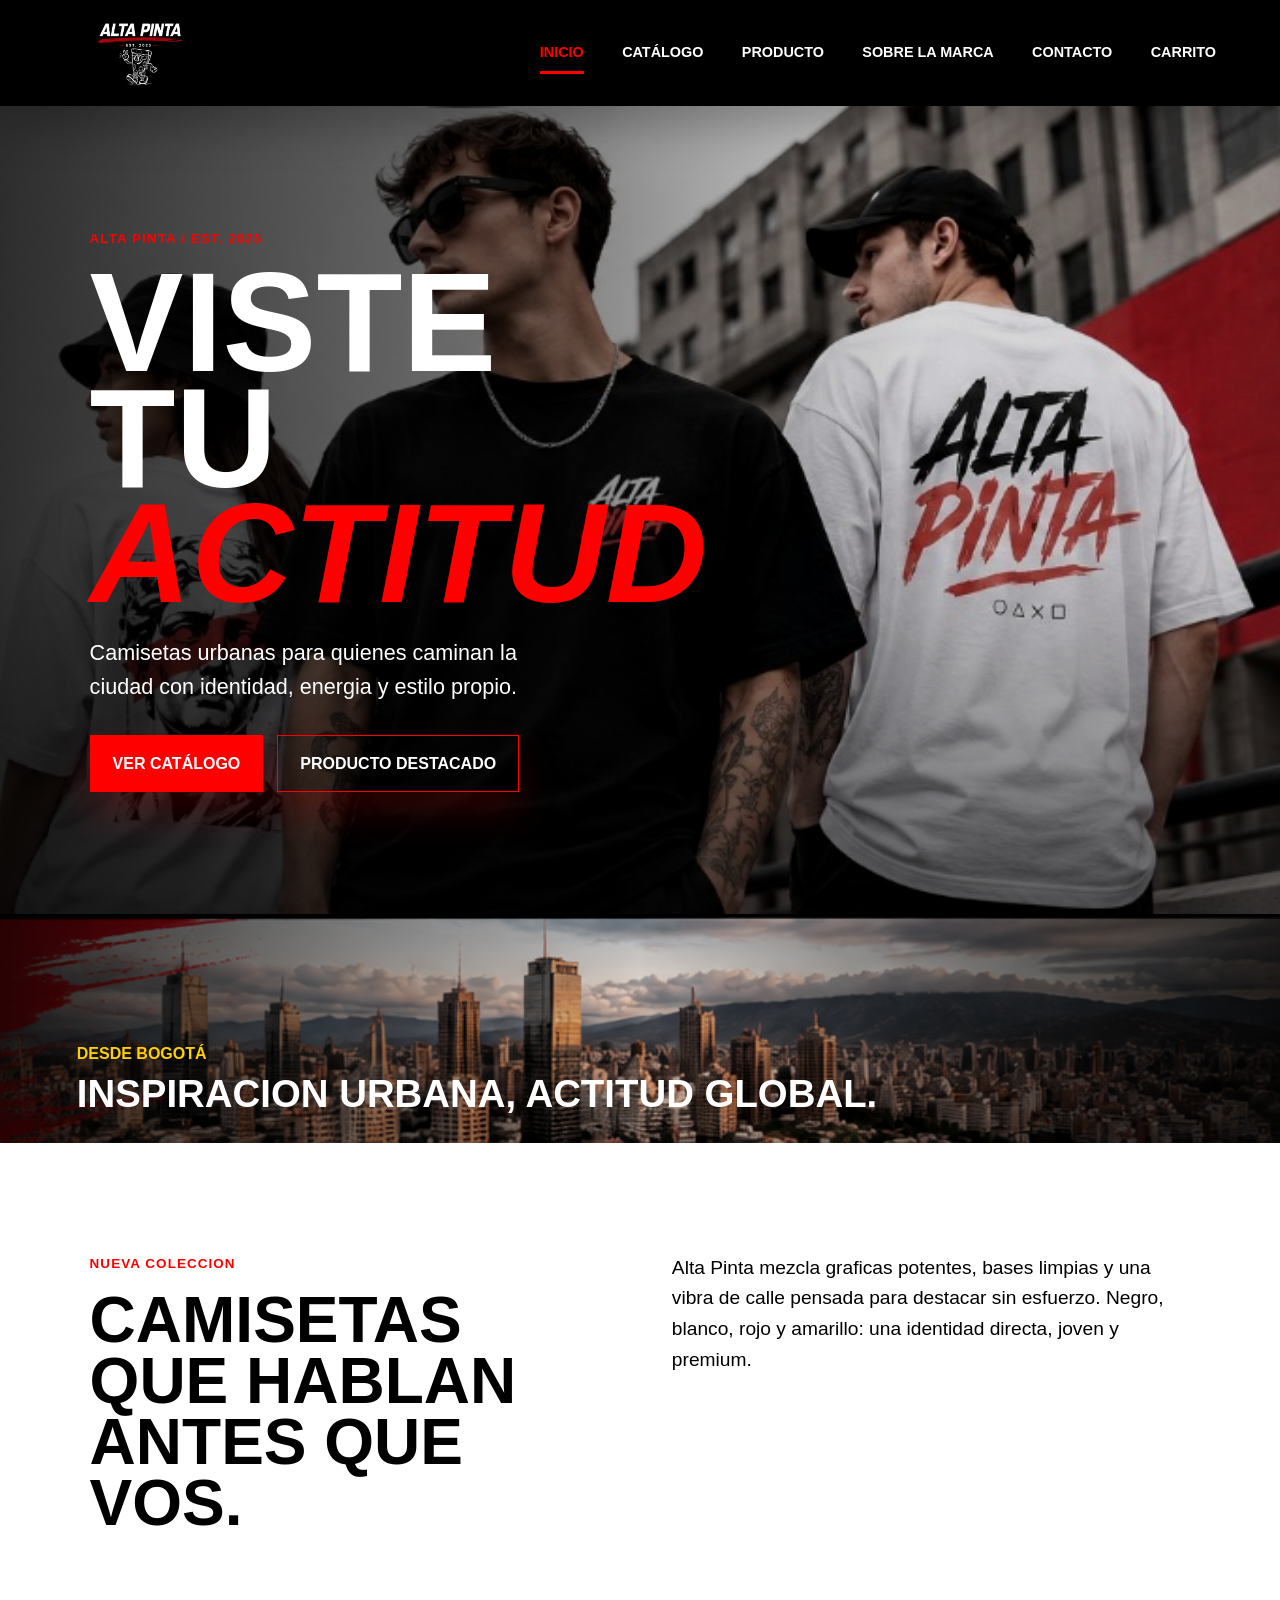
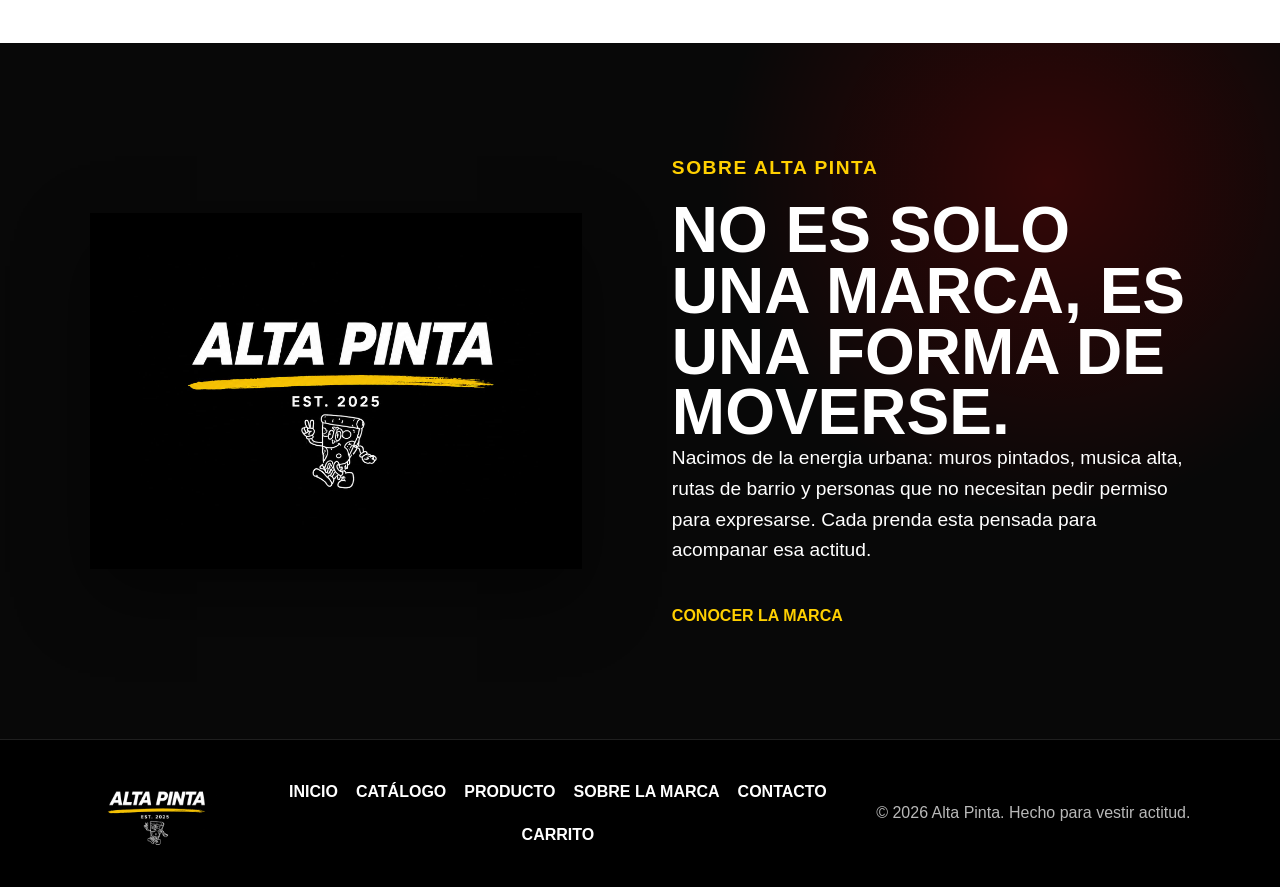
<file: index.html>
<!DOCTYPE html>
<html lang="es">
<head>
  <meta charset="UTF-8">
  <meta name="viewport" content="width=device-width, initial-scale=1.0">
  <title>Alta Pinta | Inicio</title>
  <link rel="stylesheet" href="style.css">
</head>
<body class="modern-home">
  <header class="brand-header">
    <a class="brand-logo" href="index.html" aria-label="Alta Pinta inicio">
      <img src="imagenes/APLogoRojo.jpeg" alt="Logo Alta Pinta">
    </a>

    <button class="nav-toggle" type="button" aria-expanded="false" aria-controls="primary-nav" aria-label="Abrir menu">
      <span></span>
      <span></span>
      <span></span>
    </button>

    <nav class="brand-nav" id="primary-nav" aria-label="Menu principal">
      <a class="active" href="index.html">Inicio</a>
      <a href="catalogo.html">Catálogo</a>
      <a href="producto.html">Producto</a>
      <a href="sobre.html">Sobre la marca</a>
      <a href="contacto.html">Contacto</a>
      <a href="carrito.html">Carrito</a>
    </nav>
  </header>

  <main>
    <section class="modern-hero">
      <img class="modern-hero-img" src="imagenes/APindex1.jpeg" alt="Modelos usando camisetas Alta Pinta">
      <div class="modern-hero-overlay"></div>
      <div class="modern-hero-content reveal">
        <p class="hero-kicker">Alta Pinta / Est. 2025</p>
        <h1>Viste tu <span>Actitud</span></h1>
        <p>Camisetas urbanas para quienes caminan la ciudad con identidad, energia y estilo propio.</p>
        <div class="hero-actions">
          <a class="primary-action" href="catalogo.html">Ver catálogo</a>
          <a class="secondary-action" href="producto.html">Producto destacado</a>
        </div>
      </div>
    </section>

    <section class="bogota-banner reveal" aria-label="Panorama urbano de Bogotá">
      <img src="imagenes/APindex2.png" alt="Panorama de Bogotá">
      <div>
        <p>Desde Bogotá</p>
        <h2>Inspiracion urbana, actitud global.</h2>
      </div>
    </section>

    <section class="welcome-section reveal">
      <div>
        <p class="section-kicker">Nueva coleccion</p>
        <h2>Camisetas que hablan antes que vos.</h2>
      </div>
      <p>Alta Pinta mezcla graficas potentes, bases limpias y una vibra de calle pensada para destacar sin esfuerzo. Negro, blanco, rojo y amarillo: una identidad directa, joven y premium.</p>
    </section>

    <section class="home-about reveal">
      <div class="home-about-card">
        <img src="imagenes/APLogoAmarillo.jpeg" alt="Logo Alta Pinta amarillo">
      </div>
      <div>
        <p class="section-kicker yellow">Sobre Alta Pinta</p>
        <h2>No es solo una marca, es una forma de moverse.</h2>
        <p>Nacimos de la energia urbana: muros pintados, musica alta, rutas de barrio y personas que no necesitan pedir permiso para expresarse. Cada prenda esta pensada para acompanar esa actitud.</p>
        <a class="text-link" href="sobre.html">Conocer la marca</a>
      </div>
    </section>
  </main>

  <footer class="modern-footer">
    <img src="imagenes/APLogoAmarillo.jpeg" alt="Logo Alta Pinta amarillo">
    <nav aria-label="Menu inferior">
      <a href="index.html">Inicio</a>
      <a href="catalogo.html">Catálogo</a>
      <a href="producto.html">Producto</a>
      <a href="sobre.html">Sobre la marca</a>
      <a href="contacto.html">Contacto</a>
      <a href="carrito.html">Carrito</a>
    </nav>
    <p>&copy; 2026 Alta Pinta. Hecho para vestir actitud.</p>
  </footer>

  <script src="script.js"></script>
</body>
</html>
</file>
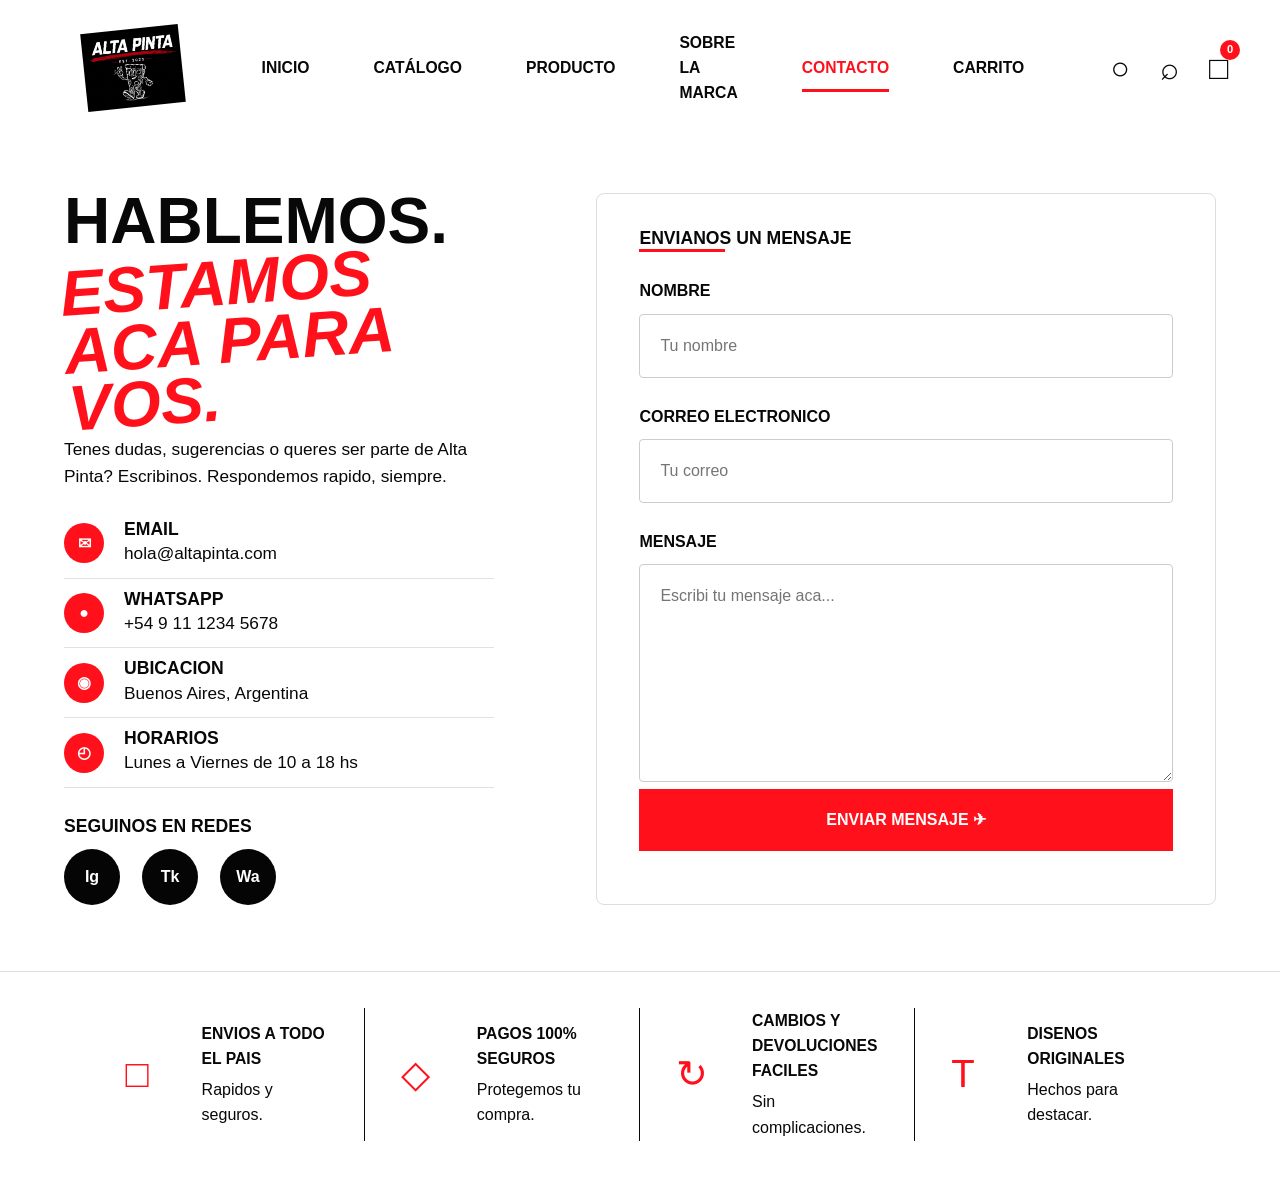
<file: contacto.html>
<!DOCTYPE html>
<html lang="es">
<head>
  <meta charset="UTF-8">
  <meta name="viewport" content="width=device-width, initial-scale=1.0">
  <title>Alta Pinta | Contacto</title>
  <link rel="stylesheet" href="style.css">
</head>
<body class="ap-page">
  <header class="shop-header">
    <a class="brush-logo" href="index.html"><img src="imagenes/APLogoRojo.jpeg" alt="Logo Alta Pinta"></a>
    <button class="nav-toggle" type="button" aria-expanded="false" aria-controls="primary-nav" aria-label="Abrir menu"><span></span><span></span><span></span></button>
    <nav class="shop-nav" id="primary-nav" aria-label="Menu principal">
      <a href="index.html">Inicio</a>
      <a href="catalogo.html">Catálogo</a>
      <a href="producto.html">Producto</a>
      <a href="sobre.html">Sobre la marca</a>
      <a class="active" href="contacto.html">Contacto</a>
      <a href="carrito.html">Carrito</a>
    </nav>
    <div class="shop-actions" aria-label="Acciones">
      <a href="contacto.html" aria-label="Cuenta">&#9675;</a>
      <a href="catalogo.html" aria-label="Buscar">&#8981;</a>
      <a class="bag" href="carrito.html" aria-label="Carrito">&#9633;<span>0</span></a>
    </div>
  </header>

  <main class="contact-page">
    <section class="contact-intro">
      <h1>Hablemos.<strong>Estamos aca para vos.</strong></h1>
      <p>Tenes dudas, sugerencias o queres ser parte de Alta Pinta? Escribinos. Respondemos rapido, siempre.</p>
      <div class="contact-list">
        <article><span>&#9993;</span><div><h2>Email</h2><p>hola@altapinta.com</p></div></article>
        <article><span>&#9679;</span><div><h2>WhatsApp</h2><p>+54 9 11 1234 5678</p></div></article>
        <article><span>&#9673;</span><div><h2>Ubicacion</h2><p>Buenos Aires, Argentina</p></div></article>
        <article><span>&#9716;</span><div><h2>Horarios</h2><p>Lunes a Viernes de 10 a 18 hs</p></div></article>
      </div>
      <h2 class="social-title">Seguinos en redes</h2>
      <div class="round-social">
        <a href="https://www.instagram.com/" target="_blank" rel="noopener">Ig</a>
        <a href="https://www.tiktok.com/" target="_blank" rel="noopener">Tk</a>
        <a href="https://wa.me/5491112345678" target="_blank" rel="noopener">Wa</a>
      </div>
    </section>

    <form class="message-card" action="#" method="post">
      <h2>Envianos un mensaje</h2>
      <span class="red-line"></span>
      <label for="name">Nombre</label>
      <input id="name" name="name" type="text" placeholder="Tu nombre" required>
      <label for="email">Correo electronico</label>
      <input id="email" name="email" type="email" placeholder="Tu correo" required>
      <label for="message">Mensaje</label>
      <textarea id="message" name="message" rows="7" placeholder="Escribi tu mensaje aca..." required></textarea>
      <button class="wide-red-btn" type="submit">Enviar mensaje &#9992;</button>
    </form>
  </main>

  <footer class="benefits-footer light">
    <article><span>&#9633;</span><div><h3>Envios a todo el pais</h3><p>Rapidos y seguros.</p></div></article>
    <article><span>&#9671;</span><div><h3>Pagos 100% seguros</h3><p>Protegemos tu compra.</p></div></article>
    <article><span>&#8635;</span><div><h3>Cambios y devoluciones faciles</h3><p>Sin complicaciones.</p></div></article>
    <article><span>T</span><div><h3>Disenos originales</h3><p>Hechos para destacar.</p></div></article>
  </footer>
  <script src="script.js"></script>
</body>
</html>
</file>
<file: style.css>
* {
  box-sizing: border-box;
}

body {
  margin: 0;
  background: #ffffff;
  color: #111111;
  font-family: Arial, Helvetica, sans-serif;
  line-height: 1.6;
}

img {
  display: block;
  max-width: 100%;
}

a {
  color: inherit;
  text-decoration: none;
}

.site-header {
  align-items: center;
  background: #050505;
  color: #ffffff;
  display: flex;
  gap: 24px;
  justify-content: space-between;
  padding: 20px 6vw;
}

.logo {
  color: #ffffff;
  font-size: 1.6rem;
  font-weight: 900;
  letter-spacing: 0;
  text-transform: uppercase;
  white-space: nowrap;
}

.main-nav {
  align-items: center;
  display: flex;
  flex-wrap: wrap;
  gap: 14px;
  justify-content: flex-end;
}

.main-nav a {
  border-bottom: 2px solid transparent;
  font-size: 0.92rem;
  font-weight: 700;
  padding: 4px 0;
}

.main-nav a:hover {
  border-color: #e50914;
  color: #ff2a35;
}

.hero {
  align-items: center;
  display: grid;
  gap: 40px;
  grid-template-columns: 1fr 1fr;
  min-height: calc(100vh - 160px);
  padding: 48px 6vw;
}

.hero-content {
  max-width: 620px;
}

.eyebrow {
  color: #e50914;
  font-size: 0.8rem;
  font-weight: 900;
  margin: 0 0 10px;
  text-transform: uppercase;
}

.eyebrow.yellow {
  color: #f4c400;
}

h1,
h2,
p {
  margin-top: 0;
}

h1 {
  font-size: clamp(2.2rem, 6vw, 5rem);
  line-height: 0.95;
  margin-bottom: 20px;
  text-transform: uppercase;
}

h2 {
  font-size: 1.2rem;
  line-height: 1.2;
  margin-bottom: 8px;
}

.btn {
  background: #e50914;
  border: 0;
  color: #ffffff;
  cursor: pointer;
  display: inline-block;
  font: inherit;
  font-weight: 900;
  margin-top: 12px;
  padding: 12px 18px;
  text-align: center;
  text-transform: uppercase;
}

.btn:hover {
  background: #111111;
}

.page {
  min-height: calc(100vh - 160px);
  padding: 48px 6vw;
}

.page-title {
  margin-bottom: 32px;
  max-width: 760px;
}

.product-grid {
  display: grid;
  gap: 24px;
  grid-template-columns: repeat(4, minmax(0, 1fr));
}

.product-card,
.cart-panel,
.contact-form {
  border: 1px solid #e5e5e5;
  background: #ffffff;
}

.product-card {
  padding: 16px;
}

.product-card img {
  margin-bottom: 16px;
  width: 100%;
}

.price {
  color: #e50914;
  font-size: 1.05rem;
  font-weight: 900;
}

.price-large {
  font-size: 1.8rem;
}

.product-detail,
.about-section,
.contact-layout {
  align-items: center;
  display: grid;
  gap: 42px;
  grid-template-columns: 1fr 1fr;
}

.product-image-large {
  border: 8px solid #111111;
  width: 100%;
}

.product-info label,
.contact-form label {
  display: block;
  font-weight: 900;
  margin: 14px 0 6px;
}

select,
input,
textarea {
  border: 2px solid #111111;
  font: inherit;
  padding: 12px;
  width: 100%;
}

select {
  max-width: 180px;
}

.about-section {
  background: #111111;
  color: #ffffff;
  padding: 36px;
}

.about-section h1 {
  color: #f4c400;
}

.social-links {
  display: flex;
  flex-wrap: wrap;
  gap: 12px;
  margin-top: 20px;
}

.social-links a {
  background: #111111;
  color: #ffffff;
  font-weight: 900;
  padding: 10px 14px;
}

.social-links a:hover {
  background: #e50914;
}

.contact-form {
  padding: 24px;
}

.cart-panel {
  overflow-x: auto;
  padding: 20px;
}

.cart-table {
  border-collapse: collapse;
  min-width: 640px;
  width: 100%;
}

.cart-table th,
.cart-table td {
  border-bottom: 1px solid #e5e5e5;
  padding: 14px;
  text-align: left;
}

.cart-table th {
  background: #111111;
  color: #ffffff;
  text-transform: uppercase;
}

.cart-table img {
  width: 72px;
}

.cart-total {
  align-items: center;
  display: flex;
  flex-wrap: wrap;
  gap: 16px;
  justify-content: flex-end;
  margin-top: 22px;
}

.site-footer {
  background: #050505;
  color: #ffffff;
  padding: 22px 6vw;
  text-align: center;
}

.site-footer p {
  margin: 0;
}

.home-header {
  align-items: center;
  background: #030303;
  color: #ffffff;
  display: grid;
  gap: 24px;
  grid-template-columns: 1fr auto 1fr;
  min-height: 104px;
  padding: 10px 4.8vw;
}

.home-nav,
.header-actions {
  align-items: center;
  display: flex;
  gap: clamp(18px, 3vw, 38px);
}

.home-nav a {
  color: #ffffff;
  font-size: 0.76rem;
  font-weight: 900;
  padding: 12px 0;
  position: relative;
  text-transform: uppercase;
}

.home-nav a.active,
.home-nav a:hover {
  color: #ff101b;
}

.home-nav a.active::after,
.home-nav a:hover::after {
  background: #ff101b;
  bottom: 3px;
  content: "";
  height: 2px;
  left: 8px;
  position: absolute;
  right: 8px;
}

.logo-mark {
  display: grid;
  font-family: Impact, Haettenschweiler, "Arial Narrow Bold", sans-serif;
  font-size: clamp(2.2rem, 5vw, 4.2rem);
  font-style: italic;
  font-weight: 900;
  letter-spacing: 0;
  line-height: 0.68;
  text-align: center;
  text-transform: uppercase;
  transform: rotate(-6deg);
}

.logo-mark span:first-child {
  color: #ffffff;
  text-shadow: 2px 2px 0 #111111;
}

.logo-mark span:last-child {
  color: #ff101b;
  text-shadow: 3px 3px 0 #ffffff;
}

.header-actions {
  font-size: 1.9rem;
  justify-content: flex-end;
}

.header-actions a {
  line-height: 1;
  position: relative;
}

.cart-link span {
  align-items: center;
  background: #ff101b;
  border-radius: 999px;
  display: flex;
  font-size: 0.68rem;
  height: 17px;
  justify-content: center;
  position: absolute;
  right: -10px;
  top: -9px;
  width: 17px;
}

.street-hero {
  background:
    linear-gradient(90deg, #f7f7f4 0%, #f7f7f4 39%, rgba(247, 247, 244, 0.08) 62%),
    #eeeeeb;
  display: grid;
  grid-template-columns: minmax(300px, 43%) 1fr;
  min-height: 408px;
  overflow: hidden;
}

.hero-copy {
  align-self: center;
  padding: 46px 0 46px 6vw;
  position: relative;
  z-index: 2;
}

.hero-copy h1 {
  color: #020202;
  font-family: Impact, Haettenschweiler, "Arial Narrow Bold", sans-serif;
  font-size: clamp(4.4rem, 8.5vw, 7.4rem);
  line-height: 0.78;
  margin-bottom: 24px;
}

.hero-copy h1 span,
.hero-copy h1 strong {
  display: block;
}

.hero-copy h1 strong {
  color: #ff101b;
  font-style: italic;
  font-weight: 900;
  line-height: 0.78;
  position: relative;
  transform: rotate(-5deg) translateX(-6px);
}

.hero-copy h1 strong::after {
  background: #ff101b;
  bottom: -13px;
  content: "";
  height: 7px;
  left: 4px;
  position: absolute;
  transform: rotate(-2deg);
  width: min(92%, 360px);
}

.hero-copy p {
  font-size: 1.18rem;
  line-height: 1.16;
  margin-bottom: 18px;
  max-width: 280px;
}

.hero-btn {
  align-items: center;
  background: #ff101b;
  color: #ffffff;
  display: inline-flex;
  font-size: 0.94rem;
  font-weight: 900;
  gap: 34px;
  min-width: 186px;
  padding: 17px 28px;
  text-transform: uppercase;
}

.hero-btn:hover {
  background: #000000;
}

.hero-media {
  min-height: 408px;
  position: relative;
}

.hero-media::after {
  background: #d90c14;
  clip-path: polygon(72% 0, 100% 0, 100% 100%, 57% 100%);
  content: "";
  inset: 0;
  position: absolute;
}

.hero-media img {
  height: 100%;
  object-fit: cover;
  object-position: center;
  position: relative;
  width: 100%;
  z-index: 1;
}

.feature-strip {
  background: #030303;
  color: #ffffff;
  display: grid;
  gap: 0;
  grid-template-columns: repeat(4, 1fr);
  padding: 18px 4.8vw;
}

.feature-strip article {
  align-items: center;
  border-right: 1px solid #222222;
  display: grid;
  gap: 20px;
  grid-template-columns: 46px 1fr;
  min-height: 64px;
  padding: 0 24px;
}

.feature-strip article:last-child {
  border-right: 0;
}

.feature-strip h2 {
  font-size: 0.78rem;
  margin: 0 0 2px;
  text-transform: uppercase;
}

.feature-strip p {
  color: #d7d7d7;
  font-size: 0.76rem;
  line-height: 1.25;
  margin: 0;
}

.feature-icon {
  color: #ff101b;
  display: block;
  height: 38px;
  position: relative;
  width: 38px;
}

.feature-icon::before {
  color: #ff101b;
  font-size: 2.2rem;
  left: 0;
  line-height: 1;
  position: absolute;
  top: 0;
}

.shirt-icon::before {
  content: "T";
  font-family: Impact, Haettenschweiler, "Arial Narrow Bold", sans-serif;
}

.diamond-icon::before {
  content: "\25C7";
}

.bolt-icon::before {
  content: "\03DF";
}

.globe-icon::before {
  content: "\25CE";
}

.brand-band {
  align-items: center;
  background:
    linear-gradient(100deg, #ff101b 0%, #ff101b 48%, rgba(255, 16, 27, 0.88) 54%, transparent 67%),
    #ededed;
  color: #050505;
  display: grid;
  grid-template-columns: 1fr 1fr;
  min-height: 92px;
  overflow: hidden;
  padding-left: 6vw;
}

.brand-band h2 {
  font-family: Impact, Haettenschweiler, "Arial Narrow Bold", sans-serif;
  font-size: 2.4rem;
  line-height: 1;
  margin: 0 0 6px;
  text-transform: uppercase;
}

.brand-band p {
  font-size: 0.94rem;
  font-weight: 800;
  margin: 0;
  text-transform: uppercase;
}

.brand-band img {
  filter: grayscale(1) contrast(1.15);
  height: 110px;
  object-fit: cover;
  width: 100%;
}

.home-footer {
  padding-bottom: 18px;
  padding-top: 18px;
}

.footer-yellow {
  border-top: 4px solid #f4c400;
}

@media (max-width: 900px) {
  .site-header,
  .hero,
  .product-detail,
  .about-section,
  .contact-layout {
    grid-template-columns: 1fr;
  }

  .site-header {
    align-items: flex-start;
    flex-direction: column;
  }

  .main-nav {
    justify-content: flex-start;
  }

  .product-grid {
    grid-template-columns: repeat(2, minmax(0, 1fr));
  }

  .home-header {
    grid-template-columns: 1fr;
    justify-items: center;
    padding-bottom: 22px;
  }

  .home-nav,
  .header-actions {
    justify-content: center;
  }

  .street-hero,
  .brand-band {
    grid-template-columns: 1fr;
  }

  .street-hero {
    background: #f7f7f4;
  }

  .hero-copy {
    padding: 40px 6vw 24px;
  }

  .hero-media {
    min-height: 320px;
  }

  .feature-strip {
    grid-template-columns: repeat(2, 1fr);
  }

  .feature-strip article {
    border-bottom: 1px solid #222222;
  }

  .brand-band {
    padding: 28px 6vw 0;
  }
}

@media (max-width: 560px) {
  .product-grid {
    grid-template-columns: 1fr;
  }

  h1 {
    font-size: 2.3rem;
  }

  .about-section,
  .contact-form,
  .cart-panel {
    padding: 18px;
  }

  .home-nav {
    gap: 18px;
  }

  .hero-copy h1 {
    font-size: 4rem;
  }

  .feature-strip {
    grid-template-columns: 1fr;
  }

  .feature-strip article {
    border-right: 0;
    padding: 12px 0;
  }
}

/* Alta Pinta ecommerce redesign */
.ap-page {
  background: #ffffff;
  color: #080808;
  font-family: Arial, Helvetica, sans-serif;
}

.shop-header {
  align-items: center;
  background: #ffffff;
  color: #080808;
  display: grid;
  gap: 24px;
  grid-template-columns: 180px 1fr 180px;
  min-height: 132px;
  padding: 18px 4.5vw;
}

.dark-header {
  background: #020202;
  color: #ffffff;
}

.brush-logo {
  display: inline-grid;
  font-family: Impact, Haettenschweiler, "Arial Narrow Bold", sans-serif;
  font-size: clamp(2.5rem, 4.6vw, 4.4rem);
  font-style: italic;
  font-weight: 900;
  letter-spacing: 0;
  line-height: 0.66;
  text-transform: uppercase;
  transform: rotate(-6deg);
  width: fit-content;
}

.brush-logo span:first-child {
  color: #060606;
}

.brush-logo span:last-child {
  color: #ff101b;
}

.dark-header .brush-logo span:first-child,
.yellow-logo span:first-child {
  color: #ffffff;
}

.yellow-logo span:last-child {
  color: #ffd400;
}

.shop-nav {
  align-items: center;
  display: flex;
  gap: clamp(28px, 5vw, 78px);
  justify-content: center;
}

.shop-nav a {
  font-size: 0.98rem;
  font-weight: 900;
  padding: 12px 0;
  position: relative;
  text-transform: uppercase;
}

.shop-nav a.active,
.shop-nav a:hover {
  color: #ff101b;
}

.shop-nav a.active::after,
.shop-nav a:hover::after {
  background: #ff101b;
  bottom: 0;
  content: "";
  height: 3px;
  left: 0;
  position: absolute;
  width: 100%;
}

.yellow-nav a.active,
.yellow-nav a:hover {
  color: #ffd400;
}

.yellow-nav a.active::after,
.yellow-nav a:hover::after {
  background: #ffd400;
}

.shop-actions {
  align-items: center;
  display: flex;
  font-size: 2rem;
  gap: 30px;
  justify-content: flex-end;
}

.shop-actions a {
  line-height: 1;
  position: relative;
}

.bag span {
  align-items: center;
  background: #ff101b;
  border-radius: 999px;
  color: #ffffff;
  display: flex;
  font-size: 0.7rem;
  font-weight: 900;
  height: 20px;
  justify-content: center;
  position: absolute;
  right: -12px;
  top: -12px;
  width: 20px;
}

.yellow-bag span {
  background: #ffd400;
  color: #080808;
}

.shop-main,
.cart-page,
.product-page {
  padding: 22px 4.5vw 56px;
}

.section-heading h1,
.catalog-head h1,
.contact-intro h1,
.about-copy h1 {
  font-family: Impact, Haettenschweiler, "Arial Narrow Bold", sans-serif;
  font-size: clamp(3rem, 5vw, 5rem);
  line-height: 0.9;
  margin-bottom: 12px;
  text-transform: uppercase;
}

.section-heading > span,
.catalog-head .section-heading span,
.red-line,
.yellow-line {
  background: #ff101b;
  display: block;
  height: 3px;
  margin: 0 0 14px;
  width: 86px;
}

.yellow-heading > span,
.yellow-line {
  background: #ffd400;
}

.catalog-head {
  align-items: end;
  display: flex;
  justify-content: space-between;
  margin-bottom: 28px;
}

.catalog-tools {
  display: flex;
  gap: 20px;
}

.catalog-tools button {
  background: transparent;
  border: 0;
  border-right: 1px solid #d7d7d7;
  cursor: pointer;
  font-weight: 900;
  padding: 8px 22px 8px 0;
  text-transform: uppercase;
}

.catalog-tools button:last-child {
  border-right: 0;
}

.collection-grid {
  display: grid;
  gap: 18px;
  grid-template-columns: repeat(4, minmax(0, 1fr));
}

.collection-card {
  border: 1px solid #eeeeee;
  border-radius: 8px;
  overflow: hidden;
}

.collection-card img {
  aspect-ratio: 1.16 / 1;
  background: #f7f7f7;
  object-fit: cover;
  width: 100%;
}

.card-info {
  align-items: center;
  display: flex;
  justify-content: space-between;
  padding: 18px 22px 8px;
}

.card-info h2,
.cart-row h2 {
  font-size: 0.96rem;
  margin: 0;
  text-transform: uppercase;
}

.card-info strong,
.product-price,
.cart-row > strong,
.summary .total strong {
  color: #ff101b;
}

.buy-btn {
  background: #050505;
  color: #ffffff;
  display: block;
  font-size: 0.8rem;
  font-weight: 900;
  margin: 8px auto 18px;
  max-width: 190px;
  padding: 10px 16px;
  text-align: center;
  text-transform: uppercase;
}

.buy-btn span {
  margin-left: 8px;
}

.breadcrumbs {
  display: flex;
  gap: 24px;
  font-weight: 800;
  margin: 10px 0 34px;
  text-transform: uppercase;
}

.breadcrumbs strong {
  color: #ff101b;
}

.product-showcase {
  display: grid;
  gap: 28px;
  grid-template-columns: 118px minmax(360px, 1fr) 420px;
}

.thumbs {
  display: grid;
  gap: 14px;
}

.thumbs img {
  border: 1px solid transparent;
  border-radius: 6px;
  cursor: pointer;
}

.thumbs .selected {
  border-color: #ff101b;
}

.main-product-img {
  background: #f7f7f7;
  border-radius: 6px;
  display: grid;
  min-height: 600px;
  place-items: center;
}

.main-product-img img {
  height: 100%;
  object-fit: cover;
  width: 100%;
}

.product-buy h1 {
  font-size: clamp(2rem, 3vw, 3rem);
  margin-bottom: 8px;
}

.new-label {
  color: #ff101b;
  font-weight: 900;
  margin: 0 0 8px;
  text-transform: uppercase;
}

.product-price {
  font-size: 2.5rem;
  font-weight: 900;
  margin-bottom: 12px;
}

.product-buy hr,
.summary hr {
  border: 0;
  border-top: 1px solid #dddddd;
  margin: 28px 0;
}

.color-dots {
  display: flex;
  gap: 14px;
  margin: 12px 0 22px;
}

.color-dots span {
  border: 1px solid #d0d0d0;
  border-radius: 50%;
  height: 42px;
  width: 42px;
}

.color-dots .black {
  background: #050505;
}

.color-dots .white {
  background: #ffffff;
}

.color-dots .selected {
  outline: 2px solid #050505;
  outline-offset: 4px;
}

.size-options {
  display: grid;
  gap: 12px;
  grid-template-columns: repeat(5, 1fr);
  margin-bottom: 18px;
}

.size-options button,
.qty button {
  background: #ffffff;
  border: 1px solid #cccccc;
  cursor: pointer;
  font: inherit;
  font-weight: 900;
  padding: 12px 10px;
}

.size-options .selected {
  background: #050505;
  color: #ffffff;
}

.size-guide {
  display: inline-block;
  font-weight: 900;
  margin-bottom: 22px;
  text-transform: uppercase;
}

.wide-red-btn,
.wide-outline-btn {
  border: 1px solid #ff101b;
  cursor: pointer;
  display: block;
  font: inherit;
  font-weight: 900;
  margin-bottom: 12px;
  padding: 17px;
  text-align: center;
  text-transform: uppercase;
  width: 100%;
}

.wide-red-btn {
  background: #ff101b;
  color: #ffffff;
}

.wide-outline-btn {
  background: #ffffff;
  border-color: #cccccc;
  color: #111111;
}

.product-perks {
  display: grid;
  gap: 14px;
  font-weight: 900;
  list-style: none;
  margin: 28px 0 0;
  padding: 0;
  text-transform: uppercase;
}

.product-perks li::before {
  color: #ff101b;
  content: "\25C7";
  margin-right: 10px;
}

.contact-page {
  display: grid;
  gap: clamp(40px, 8vw, 120px);
  grid-template-columns: minmax(320px, 430px) minmax(360px, 680px);
  justify-content: center;
  padding: 58px 5vw 66px;
}

.contact-intro h1 strong,
.about-copy h1 strong {
  color: #ff101b;
  display: block;
  font-style: italic;
  transform: rotate(-4deg);
}

.contact-intro p {
  font-size: 1.08rem;
}

.contact-list {
  display: grid;
  gap: 10px;
  margin-top: 28px;
}

.contact-list article {
  align-items: center;
  border-bottom: 1px solid #e1e1e1;
  display: grid;
  gap: 16px;
  grid-template-columns: 44px 1fr;
  padding-bottom: 10px;
}

.contact-list span {
  align-items: center;
  background: #ff101b;
  border-radius: 50%;
  color: #ffffff;
  display: flex;
  font-weight: 900;
  height: 40px;
  justify-content: center;
  width: 40px;
}

.contact-list h2,
.social-title,
.message-card h2,
.summary h2 {
  font-size: 1.1rem;
  margin: 0;
  text-transform: uppercase;
}

.contact-list p {
  margin: 0;
}

.social-title {
  margin-top: 28px;
}

.round-social {
  display: flex;
  gap: 22px;
  margin-top: 12px;
}

.round-social a {
  align-items: center;
  background: #050505;
  border-radius: 50%;
  color: #ffffff;
  display: flex;
  font-weight: 900;
  height: 56px;
  justify-content: center;
  width: 56px;
}

.message-card,
.summary section,
.cart-products {
  border: 1px solid #dddddd;
  border-radius: 8px;
  background: #ffffff;
}

.message-card {
  padding: 34px 42px;
}

.message-card label {
  display: block;
  font-weight: 900;
  margin: 26px 0 10px;
  text-transform: uppercase;
}

.message-card input,
.message-card textarea {
  border: 1px solid #cccccc;
  border-radius: 4px;
  font: inherit;
  padding: 18px 20px;
}

.cart-page .section-heading {
  margin: 8px auto 18px;
  max-width: 1280px;
}

.cart-layout {
  display: grid;
  gap: 28px;
  grid-template-columns: minmax(620px, 1fr) 350px;
  margin: 0 auto;
  max-width: 1280px;
}

.cart-products {
  padding: 28px 24px;
}

.cart-head,
.cart-row {
  align-items: center;
  display: grid;
  gap: 18px;
  grid-template-columns: 170px 1fr 120px 150px 120px 28px;
}

.cart-head {
  font-weight: 900;
  margin-bottom: 22px;
  text-transform: uppercase;
}

.cart-head span:first-child {
  grid-column: 1 / 3;
}

.cart-row {
  border-bottom: 1px solid #e5e5e5;
  padding: 20px 0;
}

.cart-row img {
  border-radius: 4px;
}

.cart-row p {
  margin: 7px 0 0;
}

.qty {
  display: inline-grid;
  grid-template-columns: 40px 44px 40px;
}

.qty span {
  align-items: center;
  border-bottom: 1px solid #cccccc;
  border-top: 1px solid #cccccc;
  display: flex;
  font-weight: 900;
  justify-content: center;
}

.trash {
  background: transparent;
  border: 0;
  cursor: pointer;
  font-size: 1.2rem;
}

.continue-btn {
  border: 1px solid #111111;
  display: inline-block;
  font-weight: 900;
  margin-top: 24px;
  padding: 14px 32px;
  text-transform: uppercase;
}

.summary {
  display: grid;
  gap: 16px;
}

.summary section {
  padding: 24px;
}

.summary p {
  display: flex;
  justify-content: space-between;
}

.summary small,
.green {
  color: #00a72d;
  font-weight: 900;
}

.summary .total {
  align-items: center;
  font-size: 1.35rem;
  font-weight: 900;
  text-transform: uppercase;
}

.summary .total strong {
  font-size: 2rem;
}

.payments {
  color: #0e57b7;
  display: block !important;
  font-size: 1.2rem;
  font-weight: 900;
  word-spacing: 14px;
}

.about-split {
  display: grid;
  grid-template-columns: 44% 56%;
  min-height: 680px;
}

.about-copy {
  padding: 70px 5.6vw;
}

.about-copy h1 strong {
  color: #ffd400;
}

.about-copy h2 {
  font-size: 1.45rem;
  max-width: 340px;
  text-transform: uppercase;
}

.about-copy p {
  font-size: 1.12rem;
  max-width: 430px;
}

.brush-callout {
  background: #050505;
  color: #ffd400;
  display: inline-block;
  font-family: Impact, Haettenschweiler, "Arial Narrow Bold", sans-serif;
  font-size: 1.4rem;
  font-style: italic;
  line-height: 1.2;
  margin-top: 28px;
  padding: 18px 44px;
  text-transform: uppercase;
  transform: rotate(-3deg);
}

.about-image img {
  height: 100%;
  object-fit: cover;
  width: 100%;
}

.benefits-footer {
  display: grid;
  gap: 0;
  grid-template-columns: repeat(4, 1fr);
  padding: 36px 7vw;
}

.benefits-footer.dark {
  background: #030303;
  color: #ffffff;
}

.benefits-footer.light {
  background: #ffffff;
  border-top: 1px solid #dddddd;
}

.benefits-footer article {
  align-items: center;
  border-right: 1px solid currentColor;
  display: grid;
  gap: 22px;
  grid-template-columns: 54px 1fr;
  padding: 0 36px;
}

.benefits-footer article:last-child {
  border-right: 0;
}

.benefits-footer span {
  color: #ff101b;
  font-size: 2.4rem;
  line-height: 1;
}

.yellow-icons span {
  color: #ffd400;
}

.benefits-footer h3 {
  font-size: 0.98rem;
  margin: 0 0 6px;
  text-transform: uppercase;
}

.benefits-footer p {
  margin: 0;
}

.buy-btn.added {
  background: #ff101b;
}

.ap-toast {
  background: #050505;
  border-left: 5px solid #ff101b;
  bottom: 24px;
  color: #ffffff;
  font-weight: 900;
  opacity: 0;
  padding: 16px 20px;
  pointer-events: none;
  position: fixed;
  right: 24px;
  text-transform: uppercase;
  transform: translateY(18px);
  transition: opacity 180ms ease, transform 180ms ease;
  z-index: 50;
}

.yellow-theme .ap-toast {
  border-left-color: #ffd400;
}

.ap-toast.show {
  opacity: 1;
  transform: translateY(0);
}

@media (max-width: 1100px) {
  .shop-header {
    grid-template-columns: 1fr;
    justify-items: center;
  }

  .shop-actions {
    justify-content: center;
  }

  .collection-grid,
  .benefits-footer {
    grid-template-columns: repeat(2, 1fr);
  }

  .product-showcase,
  .cart-layout,
  .contact-page,
  .about-split {
    grid-template-columns: 1fr;
  }

  .product-showcase {
    gap: 18px;
  }

  .thumbs {
    display: flex;
    order: 2;
  }

  .product-buy {
    order: 3;
  }

  .cart-layout {
    overflow-x: auto;
  }

  .cart-products {
    min-width: 820px;
  }

  .about-image {
    min-height: 420px;
  }

}

@media (max-width: 680px) {
  .shop-nav {
    flex-wrap: wrap;
    gap: 18px;
  }

  .shop-actions {
    font-size: 1.6rem;
  }

  .catalog-head {
    align-items: start;
    flex-direction: column;
  }

  .collection-grid,
  .benefits-footer {
    grid-template-columns: 1fr;
  }

  .benefits-footer article {
    border-bottom: 1px solid currentColor;
    border-right: 0;
    padding: 18px 0;
  }

  .benefits-footer article:last-child {
    border-bottom: 0;
  }

  .main-product-img {
    min-height: 360px;
  }

  .size-options {
    grid-template-columns: repeat(3, 1fr);
  }

  .message-card {
    padding: 26px 20px;
  }

}

/* Modern Alta Pinta home */
.modern-home {
  background: #000000;
  color: #ffffff;
}

.brand-header {
  align-items: center;
  background: rgba(0, 0, 0, 0.92);
  box-shadow: 0 18px 45px rgba(0, 0, 0, 0.28);
  display: grid;
  gap: 24px;
  grid-template-columns: 170px 1fr;
  left: 0;
  min-height: 92px;
  padding: 14px clamp(20px, 5vw, 72px);
  position: sticky;
  right: 0;
  top: 0;
  z-index: 20;
}

.brand-logo img,
.brush-logo img {
  display: block;
  height: auto;
  max-height: 78px;
  object-fit: contain;
  width: 150px;
}

.brand-nav {
  align-items: center;
  display: flex;
  gap: clamp(18px, 3vw, 44px);
  justify-content: flex-end;
}

.brand-nav a {
  color: #ffffff;
  font-size: 0.9rem;
  font-weight: 900;
  position: relative;
  text-transform: uppercase;
}

.brand-nav a::after {
  background: #ff0000;
  bottom: -9px;
  content: "";
  height: 3px;
  left: 0;
  position: absolute;
  transform: scaleX(0);
  transform-origin: left;
  transition: transform 180ms ease;
  width: 100%;
}

.brand-nav a.active,
.brand-nav a:hover {
  color: #ff0000;
}

.brand-nav a.active::after,
.brand-nav a:hover::after {
  transform: scaleX(1);
}

.nav-toggle {
  background: transparent;
  border: 1px solid rgba(255, 255, 255, 0.24);
  cursor: pointer;
  display: none;
  height: 44px;
  justify-self: end;
  padding: 10px;
  width: 48px;
}

.nav-toggle span {
  background: #ffffff;
  display: block;
  height: 2px;
  margin: 5px 0;
  transition: transform 180ms ease, opacity 180ms ease;
}

.shop-header .nav-toggle {
  border-color: rgba(0, 0, 0, 0.22);
}

.shop-header .nav-toggle span {
  background: #000000;
}

.dark-header .nav-toggle {
  border-color: rgba(255, 255, 255, 0.24);
}

.dark-header .nav-toggle span {
  background: #ffffff;
}

.nav-toggle.is-open span:nth-child(1) {
  transform: translateY(7px) rotate(45deg);
}

.nav-toggle.is-open span:nth-child(2) {
  opacity: 0;
}

.nav-toggle.is-open span:nth-child(3) {
  transform: translateY(-7px) rotate(-45deg);
}

.modern-hero {
  display: grid;
  min-height: calc(100vh - 92px);
  overflow: hidden;
  place-items: center start;
  position: relative;
}

.modern-hero-img {
  filter: saturate(0.95) contrast(1.06);
  height: 100%;
  inset: 0;
  object-fit: cover;
  object-position: center;
  position: absolute;
  width: 100%;
}

.modern-hero-overlay {
  background:
    linear-gradient(90deg, rgba(0, 0, 0, 0.82) 0%, rgba(0, 0, 0, 0.58) 36%, rgba(0, 0, 0, 0.16) 72%),
    linear-gradient(0deg, rgba(0, 0, 0, 0.55), transparent 45%);
  inset: 0;
  position: absolute;
}

.modern-hero-content {
  max-width: 720px;
  padding: 80px clamp(24px, 7vw, 96px);
  position: relative;
  z-index: 1;
}

.hero-kicker,
.section-kicker {
  color: #ff0000;
  font-size: 0.84rem;
  font-weight: 900;
  letter-spacing: 0.08em;
  margin-bottom: 16px;
  text-transform: uppercase;
}

.section-kicker.yellow {
  color: #ffd000;
}

.modern-hero h1 {
  font-family: Impact, Haettenschweiler, "Arial Narrow Bold", sans-serif;
  font-size: clamp(4.5rem, 11vw, 10rem);
  line-height: 0.82;
  margin-bottom: 24px;
  text-transform: uppercase;
}

.modern-hero h1 span {
  color: #ff0000;
  display: block;
  font-style: italic;
}

.modern-hero-content > p:last-of-type {
  font-size: clamp(1rem, 2vw, 1.35rem);
  max-width: 480px;
}

.hero-actions {
  display: flex;
  flex-wrap: wrap;
  gap: 14px;
  margin-top: 30px;
}

.primary-action,
.secondary-action,
.text-link {
  font-weight: 900;
  text-transform: uppercase;
}

.primary-action,
.secondary-action {
  border: 1px solid #ff0000;
  box-shadow: 0 18px 40px rgba(255, 0, 0, 0.18);
  padding: 15px 22px;
  transition: background 180ms ease, color 180ms ease, transform 180ms ease;
}

.primary-action {
  background: #ff0000;
  color: #ffffff;
}

.secondary-action {
  color: #ffffff;
}

.primary-action:hover,
.secondary-action:hover {
  background: #ffffff;
  color: #000000;
  transform: translateY(-3px);
}

.bogota-banner {
  min-height: 210px;
  overflow: hidden;
  position: relative;
}

.bogota-banner img {
  filter: saturate(0.92) contrast(1.08);
  height: 100%;
  object-fit: cover;
  width: 100%;
}

.bogota-banner::after {
  background: linear-gradient(90deg, rgba(0, 0, 0, 0.82), rgba(0, 0, 0, 0.12), rgba(0, 0, 0, 0.86));
  content: "";
  inset: 0;
  position: absolute;
}

.bogota-banner > div {
  bottom: 26px;
  left: clamp(24px, 6vw, 88px);
  position: absolute;
  z-index: 1;
}

.bogota-banner p {
  color: #ffd000;
  font-weight: 900;
  margin-bottom: 4px;
  text-transform: uppercase;
}

.bogota-banner h2 {
  font-size: clamp(1.4rem, 3vw, 2.6rem);
  margin: 0;
  text-transform: uppercase;
}

.welcome-section,
.home-about {
  display: grid;
  gap: clamp(28px, 7vw, 96px);
  grid-template-columns: 0.95fr 1fr;
  padding: clamp(58px, 9vw, 110px) clamp(24px, 7vw, 96px);
}

.welcome-section {
  background: #ffffff;
  color: #000000;
}

.welcome-section h2,
.home-about h2 {
  font-family: Impact, Haettenschweiler, "Arial Narrow Bold", sans-serif;
  font-size: clamp(2.6rem, 5vw, 5.8rem);
  line-height: 0.95;
  margin: 0;
  text-transform: uppercase;
}

.welcome-section > p,
.home-about p {
  font-size: clamp(1rem, 1.5vw, 1.22rem);
}

.home-about {
  align-items: center;
  background:
    radial-gradient(circle at 82% 20%, rgba(255, 0, 0, 0.18), transparent 28%),
    #080808;
}

.home-about-card {
  background: #000000;
  box-shadow: 0 28px 70px rgba(0, 0, 0, 0.48);
  padding: clamp(20px, 4vw, 42px);
}

.home-about-card img {
  width: 100%;
}

.text-link {
  color: #ffd000;
  display: inline-block;
  margin-top: 18px;
}

.modern-footer {
  align-items: center;
  background: #000000;
  border-top: 1px solid rgba(255, 255, 255, 0.12);
  display: grid;
  gap: 24px;
  grid-template-columns: 150px 1fr auto;
  padding: 30px clamp(24px, 7vw, 96px);
}

.modern-footer img {
  width: 130px;
}

.modern-footer nav {
  display: flex;
  flex-wrap: wrap;
  gap: 18px;
  justify-content: center;
}

.modern-footer a {
  color: #ffffff;
  font-weight: 900;
  text-transform: uppercase;
}

.modern-footer a:hover {
  color: #ffd000;
}

.modern-footer p {
  color: rgba(255, 255, 255, 0.72);
  margin: 0;
}

.reveal {
  opacity: 0;
  transform: translateY(28px);
  transition: opacity 600ms ease, transform 600ms ease;
}

.reveal.is-visible {
  opacity: 1;
  transform: translateY(0);
}

@media (max-width: 980px) {
  .brand-header {
    grid-template-columns: 150px 1fr;
  }

  .nav-toggle {
    display: block;
  }

  .brand-nav {
    background: #060606;
    border-top: 1px solid rgba(255, 255, 255, 0.12);
    display: none;
    grid-column: 1 / -1;
    padding: 18px 0 8px;
  }

  .brand-nav.is-open {
    display: grid;
    gap: 16px;
    justify-items: start;
  }

  .shop-header {
    grid-template-columns: 150px 1fr;
    justify-items: stretch;
  }

  .shop-header .nav-toggle {
    display: block;
  }

  .shop-nav {
    background: #ffffff;
    border-top: 1px solid #e5e5e5;
    display: none;
    grid-column: 1 / -1;
    padding: 18px 0 8px;
  }

  .dark-header .shop-nav {
    background: #050505;
    border-top-color: rgba(255, 255, 255, 0.18);
  }

  .shop-nav.is-open {
    display: grid;
    gap: 16px;
    justify-items: start;
  }

  .shop-actions {
    grid-column: 1 / -1;
    justify-content: flex-start;
  }

  .welcome-section,
  .home-about,
  .modern-footer {
    grid-template-columns: 1fr;
  }

  .modern-footer {
    text-align: center;
  }

  .modern-footer img {
    justify-self: center;
  }
}

@media (max-width: 620px) {
  .modern-hero {
    min-height: 720px;
  }

  .modern-hero-overlay {
    background: linear-gradient(0deg, rgba(0, 0, 0, 0.82), rgba(0, 0, 0, 0.28));
  }

  .modern-hero-content {
    align-self: end;
    padding: 44px 24px;
  }

  .hero-actions {
    display: grid;
  }

  .primary-action,
  .secondary-action {
    text-align: center;
  }

  .bogota-banner {
    min-height: 160px;
  }
}
</file>
